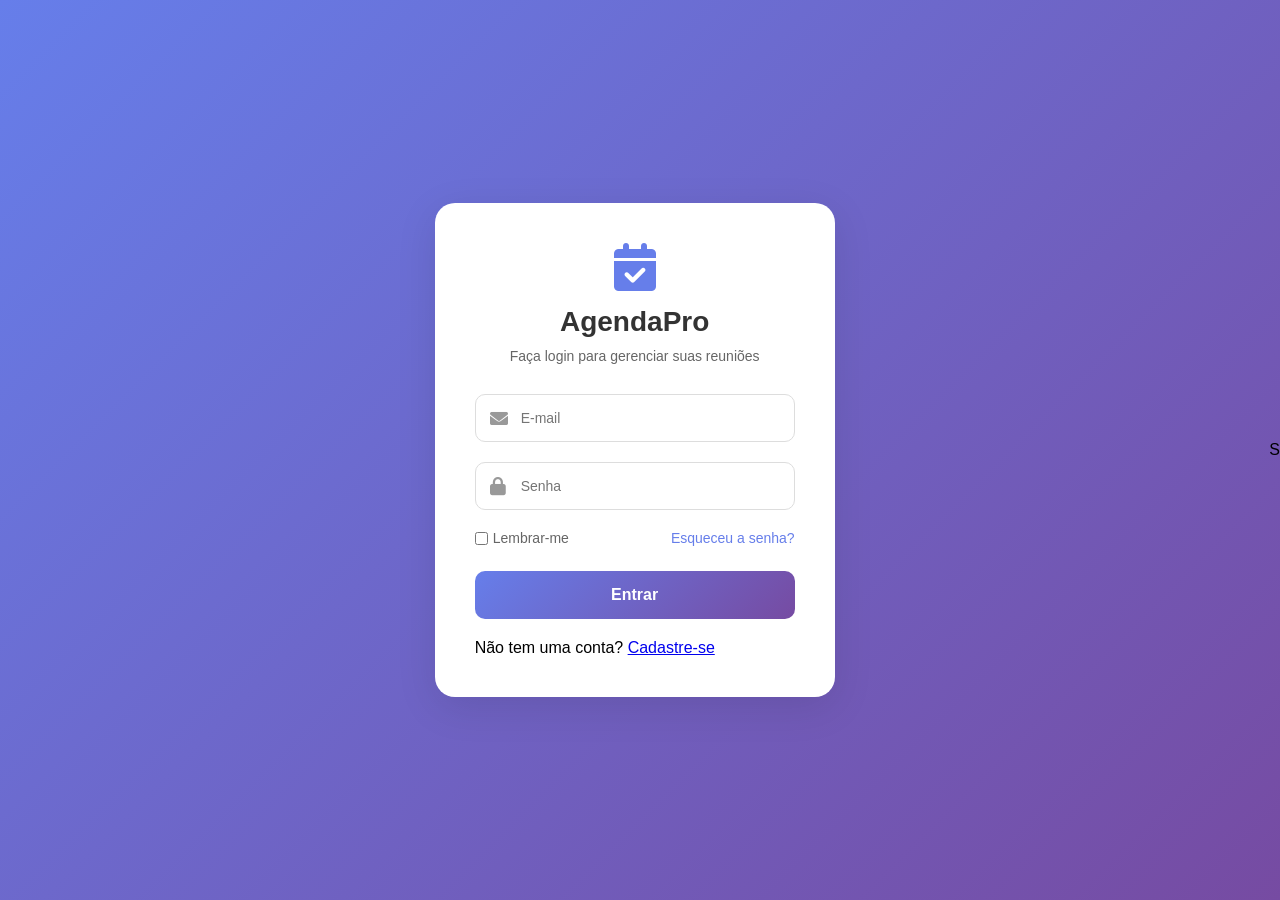
<file: index.html>
<!DOCTYPE html>
<html lang="pt-BR">
<head>
    <meta charset="UTF-8">
    <meta name="viewport" content="width=device-width, initial-scale=1.0">
    <title>Login - AgendaPro</title>
    <link rel="stylesheet" href="./assents/css/login.css">
    <link rel="stylesheet" href="https://cdnjs.cloudflare.com/ajax/libs/font-awesome/6.0.0/css/all.min.css">
</head>
<body>
    <div class="container">
        <div class="error-popup" id="errorPopup">
            <div class="popup-content">
                <div class="popup-icon">
                    <i class="fas fa-exclamation-circle"></i>
                </div>
                <h3>Erro</h3>
                <p>Email ou senha incorretos</p>
                <div class="popup-actions">
                    <a href="#" class="btn-popup" onclick="document.getElementById('errorPopup').style.display='none'">Tentar Novamente</a>
                </div>
            </div>
        </div>

        <div class="login-card">
            <div class="login-header">
                <i class="fas fa-calendar-check"></i>
                <h1>AgendaPro</h1>
                <p>Faça login para gerenciar suas reuniões</p>
            </div>
            <form class="login-form" action="#" method="get" onsubmit="document.getElementById('errorPopup').style.display='flex'; return false;">
                <div class="input-group">
                    <i class="fas fa-envelope"></i>
                    <input type="email" placeholder="E-mail" required>
                </div>
                
                <div class="input-group">
                    <i class="fas fa-lock"></i>
                    <input type="password" placeholder="Senha" required>
                </div>
                
                <div class="remember-forgot">
                    <label class="checkbox-label">
                        <input type="checkbox"> Lembrar-me
                    </label>
                    <a href="RecuperarSenha.html" class="forgot-link">Esqueceu a senha?</a>
                </div>
                
                <button type="submit" class="btn-login">Entrar</button>
            </form>
            
            <div class="login-footer">
                <p>Não tem uma conta? <a href="Cadastro.html">Cadastre-se</a></p>
            </div>
        </div>
    </div>
</body>
</html>S
</file>
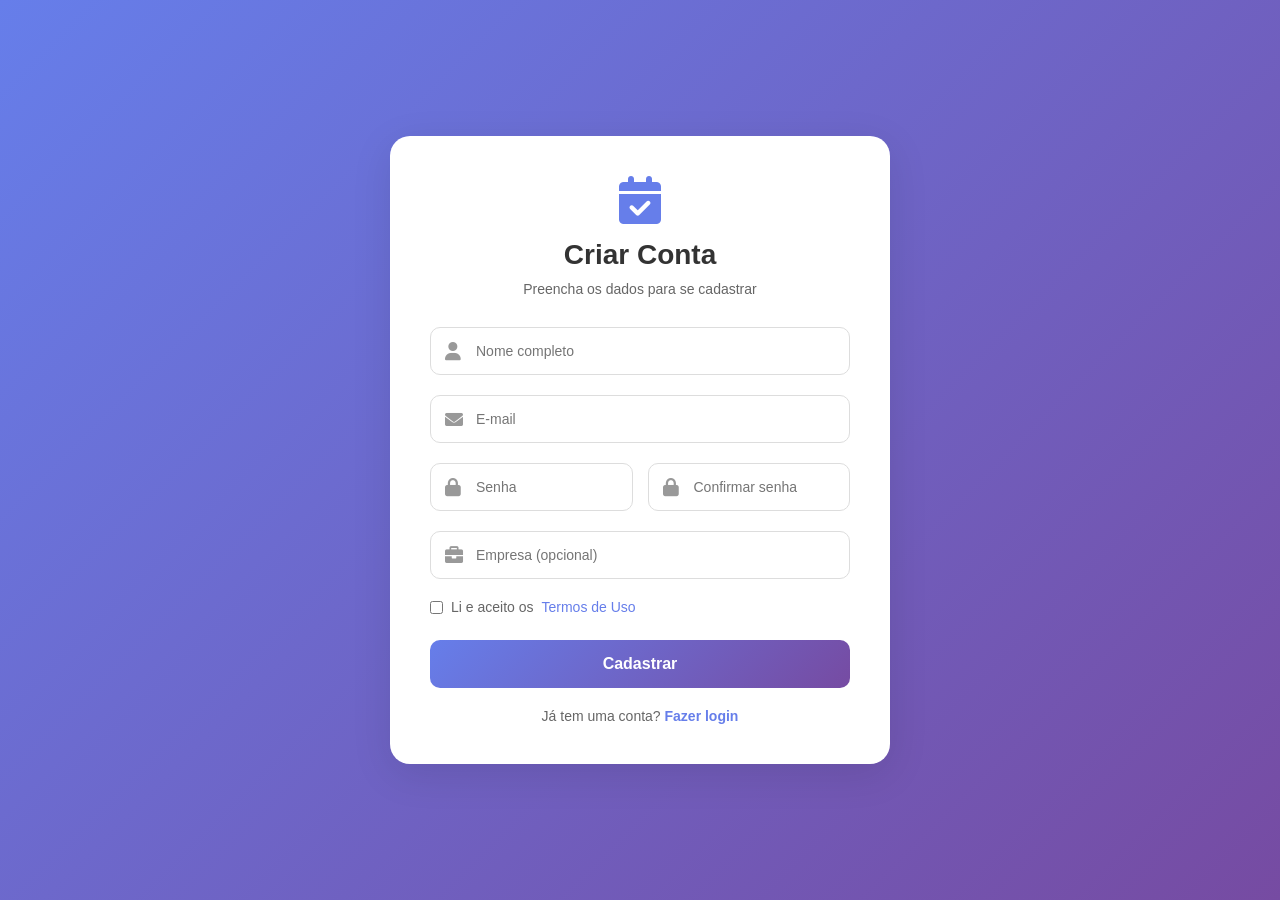
<file: Cadastro.html>
<!DOCTYPE html>
<html lang="pt-BR">
<head>
    <meta charset="UTF-8">
    <meta name="viewport" content="width=device-width, initial-scale=1.0">
    <title>Cadastro - AgendaPro</title>
    <link rel="stylesheet" href="./assents/css/Cadastro.css">
    <link rel="stylesheet" href="https://cdnjs.cloudflare.com/ajax/libs/font-awesome/6.0.0/css/all.min.css">
</head>
<body>
    <div></div>
    <div class="container">
        <div class="register-card">
            <div class="register-header">
                <i class="fas fa-calendar-check"></i>
                <h1>Criar Conta</h1>
                <p>Preencha os dados para se cadastrar</p>
            </div>
            
            <form class="register-form" action='./Dashboard.html'>
                <div class="input-group">
                    <i class="fas fa-user"></i>
                    <input type="text" placeholder="Nome completo" required>
                </div>
                
                <div class="input-group">
                    <i class="fas fa-envelope"></i>
                    <input type="email" placeholder="E-mail" required>
                </div>
                
                <div class="input-row">
                    <div class="input-group">
                        <i class="fas fa-lock"></i>
                        <input type="password" placeholder="Senha" required>
                    </div>
                    
                    <div class="input-group">
                        <i class="fas fa-lock"></i>
                        <input type="password" placeholder="Confirmar senha" required>
                    </div>
                </div>
                
                <div class="input-group">
                    <i class="fas fa-briefcase"></i>
                    <input type="text" placeholder="Empresa (opcional)">
                </div>
                
                <div class="terms">
                    <label>
                        <input type="checkbox" required> Li e aceito os <a href="#">Termos de Uso</a>
                    </label>
                </div>
                
                <button type="submit" class="btn-register">Cadastrar</button>
            </form>
            
            <div class="login-link">
                <p>Já tem uma conta? <a href="index.html">Fazer login</a></p>
            </div>
        </div>
    </div>
</body>
</html>
</file>
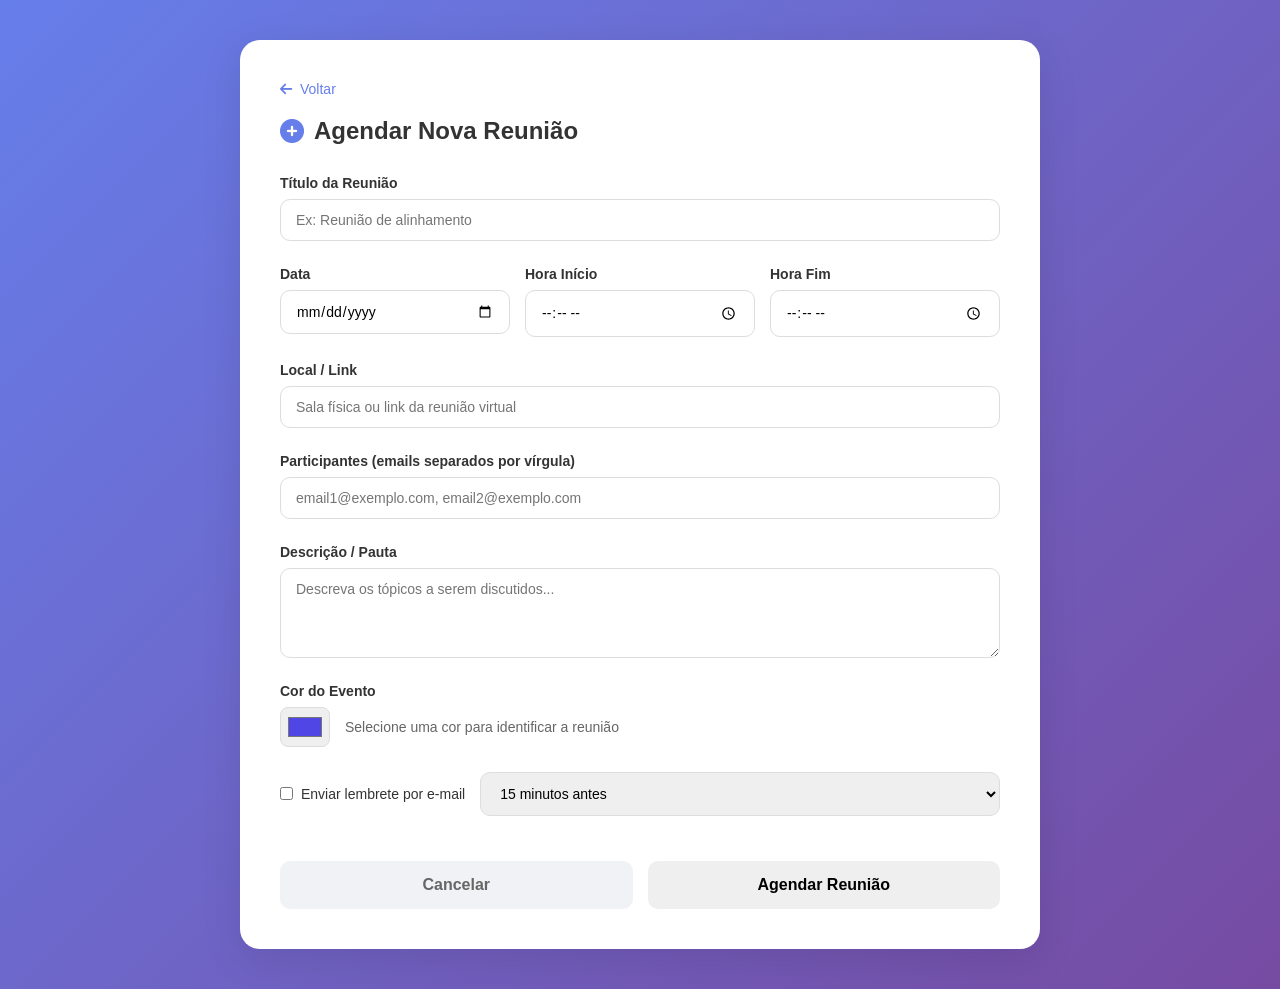
<file: NovoAtendimento.html>
<!DOCTYPE html>
<html lang="pt-BR">
<head>
    <meta charset="UTF-8">
    <meta name="viewport" content="width=device-width, initial-scale=1.0">
    <title>Nova Reunião - AgendaPro</title>
    <link rel="stylesheet" href="./assents/css/Novoatendimento.css">
    <link rel="stylesheet" href="https://cdnjs.cloudflare.com/ajax/libs/font-awesome/6.0.0/css/all.min.css">
</head>
<body>
    <div class="container">
        <div class="popup-overlay" id="popup-sucesso">
        <div class="popup-content">
            <i class="fas fa-check-circle"></i>
            <h2>Agendamento Realizado!</h2>
            <p>Sua reunião foi agendada com sucesso.</p>
            <a href="Dashboard.html" class="btn-popup">OK</a>
        </div>
    </div>
        <div class="meeting-card">
            <div class="card-header">
                <a href="Dashboard.html" class="back-btn">
                    <i class="fas fa-arrow-left"></i> Voltar
                </a>
                <h1><i class="fas fa-plus-circle"></i> Agendar Nova Reunião</h1>
            </div>
            
            <form class="meeting-form"   action="#popup-sucesso">
                <div class="form-group">
                    <label for="titulo">Título da Reunião</label>
                    <input type="text" id="titulo" placeholder="Ex: Reunião de alinhamento" required>
                </div>
                
                <div class="form-row">
                    <div class="form-group">
                        <label for="data">Data</label>
                        <input type="date" id="data" required>
                    </div>
                    
                    <div class="form-group">
                        <label for="hora-inicio">Hora Início</label>
                        <input type="time" id="hora-inicio" required>
                    </div>
                    
                    <div class="form-group">
                        <label for="hora-fim">Hora Fim</label>
                        <input type="time" id="hora-fim" required>
                    </div>
                </div>
                
                <div class="form-group">
                    <label for="local">Local / Link</label>
                    <input type="text" id="local" placeholder="Sala física ou link da reunião virtual">
                </div>
                
                <div class="form-group">
                    <label for="participantes">Participantes (emails separados por vírgula)</label>
                    <input type="text" id="participantes" placeholder="email1@exemplo.com, email2@exemplo.com">
                </div>
                
                <div class="form-group">
                    <label for="descricao">Descrição / Pauta</label>
                    <textarea id="descricao" rows="4" placeholder="Descreva os tópicos a serem discutidos..."></textarea>
                </div>
                
                <div class="form-group">
                    <label for="cor">Cor do Evento</label>
                    <div class="color-options">
                        <input type="color" id="cor" value="#4f46e5">
                        <span>Selecione uma cor para identificar a reunião</span>
                    </div>
                </div>
                
                <div class="form-group reminder-group">
                    <label>
                        <input type="checkbox"> Enviar lembrete por e-mail
                    </label>
                    <select>
                        <option>15 minutos antes</option>
                        <option>30 minutos antes</option>
                        <option>1 hora antes</option>
                        <option>1 dia antes</option>
                    </select>
                </div>
                
                <div class="form-actions">
                    <button type="button" class="btn-cancel" onclick="window.location.href='Dashboard.html'">Cancelar</button>
                    <button type="submit" class="btn-save">Agendar Reunião</button>
                </div>
                
            </form>
        </div>
    </div>
</body>
</html>
</file>
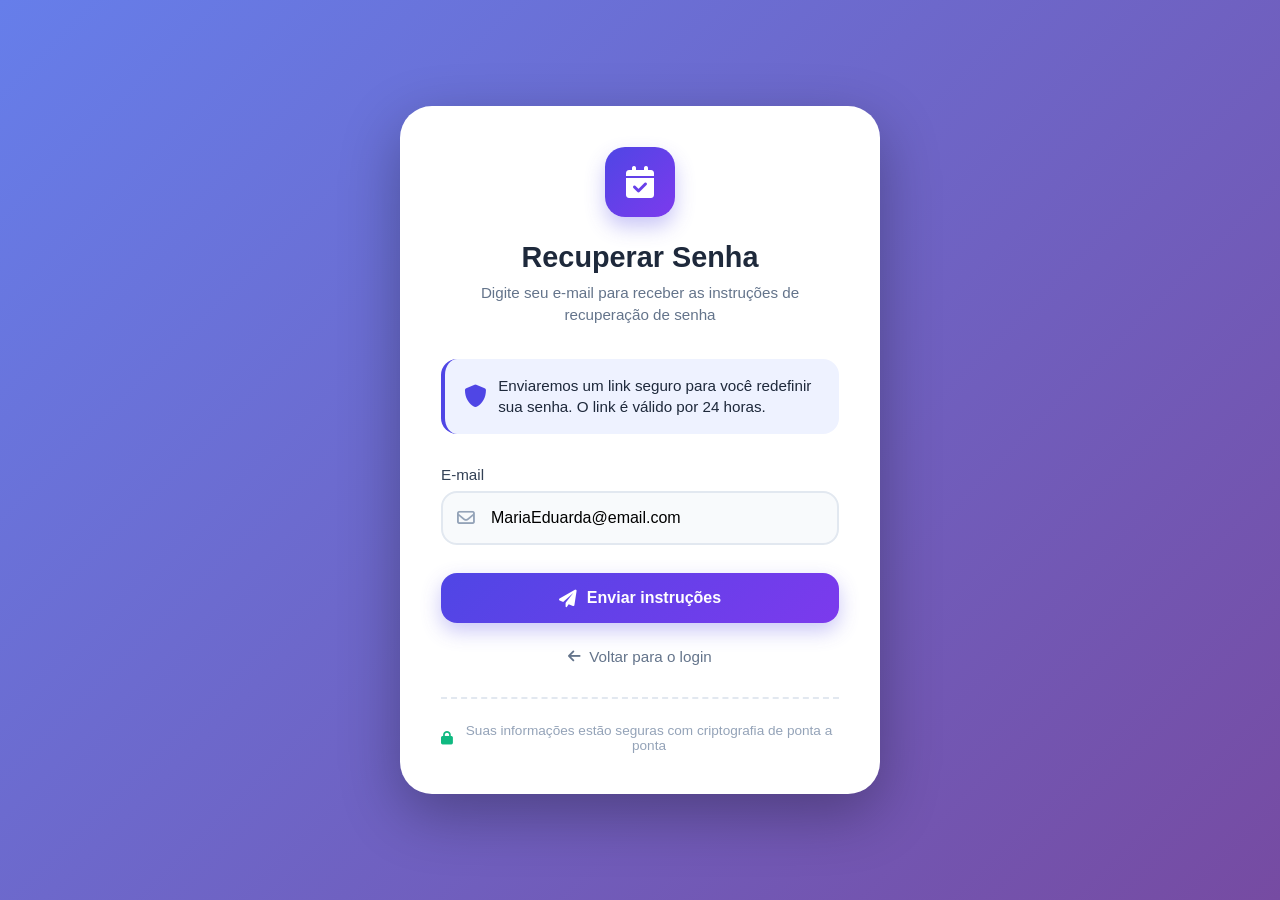
<file: RecuperarSenha.html>
<!DOCTYPE html>
<html lang="pt-BR">
<head>
    <meta charset="UTF-8">
    <meta name="viewport" content="width=device-width, initial-scale=1.0">
    <title>Recuperar Senha - AgendaPro</title>
    <link rel="stylesheet" href="https://cdnjs.cloudflare.com/ajax/libs/font-awesome/6.0.0/css/all.min.css">
    <link rel="stylesheet" href="./assents/css/recuperarSenha.css">

</head>
<body>
    <div class="forgot-password-container">
        <div class="forgot-card">
            <div class="logo-section">
                <div class="logo-icon">
                    <i class="fas fa-calendar-check"></i>
                </div>
                <h1>Recuperar Senha</h1>
                <p>Digite seu e-mail para receber as instruções de recuperação de senha</p>
            </div>

            <div class="info-box">
                <i class="fas fa-shield-alt"></i>
                <p>Enviaremos um link seguro para você redefinir sua senha. O link é válido por 24 horas.</p>
            </div>

            <form id="recoverForm" onsubmit="handleSubmit(event)">
                <div class="form-group">
                    <label for="email">E-mail</label>
                    <div class="input-wrapper" id="emailWrapper">
                        <i class="far fa-envelope"></i>
                        <input 
                            type="email" 
                            id="email" 
                            name="email" 
                            placeholder="seu@email.com"
                            value="MariaEduarda@email.com"
                            required
                        >
                    </div>
                    <div class="error-message" id="emailError" style="display: none;">
                        <i class="fas fa-exclamation-circle"></i>
                        <span>Por favor, insira um e-mail válido</span>
                    </div>
                </div>

                <button type="submit" class="btn-recover" id="submitBtn">
                    <i class="fas fa-paper-plane"></i>
                    <span>Enviar instruções</span>
                </button>

                <div class="back-to-login">
                    <a href="index.html">
                        <i class="fas fa-arrow-left"></i>
                        Voltar para o login
                    </a>
                </div>

                <div class="security-note">
                    <p>
                        <i class="fas fa-lock"></i>
                        Suas informações estão seguras com criptografia de ponta a ponta
                    </p>
                </div>
            </form>
        </div>
    </div>

    <div class="confirmation-modal" id="confirmationModal">
        <div class="modal-content">
            <i class="fas fa-check-circle"></i>
            <h3>E-mail enviado!</h3>
            <p>Enviamos as instruções de recuperação para:</p>
            <div class="email-highlight" id="sentEmail">MariaEduarda@email.com</div>
            <p style="font-size: 0.9rem;">Verifique sua caixa de entrada e pasta de spam</p>
            <button class="btn-close-modal" onclick="closeModal()">
                <i class="fas fa-check"></i> Entendi
            </button>
        </div>
    </div>

</body>
</html>
</file>
<file: assents/css/login.css>
* {
    margin: 0;
    padding: 0;
    box-sizing: border-box;
    font-family: 'Segoe UI', Tahoma, Geneva, Verdana, sans-serif;
}

body {
    background: linear-gradient(135deg, #667eea 0%, #764ba2 100%);
    min-height: 100vh;
    display: flex;
    align-items: center;
    justify-content: center;
}

.container {
    width: 100%;
    padding: 20px;
}

.login-card {
    max-width: 400px;
    margin: 0 auto;
    background: white;
    border-radius: 20px;
    padding: 40px;
    box-shadow: 0 10px 40px rgba(0, 0, 0, 0.1);
    animation: slideUp 0.5s ease;
}

@keyframes slideUp {
    from {
        opacity: 0;
        transform: translateY(20px);
    }

    to {
        opacity: 1;
        transform: translateY(0);
    }
}

.login-header {
    text-align: center;
    margin-bottom: 30px;
}

.login-header i {
    font-size: 48px;
    color: #667eea;
    margin-bottom: 15px;
}

.login-header h1 {
    color: #333;
    margin-bottom: 10px;
    font-size: 28px;
}

.login-header p {
    color: #666;
    font-size: 14px;
}

.login-form {
    margin-bottom: 20px;
}

.input-group {
    position: relative;
    margin-bottom: 20px;
}

.input-group i {
    position: absolute;
    left: 15px;
    top: 50%;
    transform: translateY(-50%);
    color: #999;
    font-size: 18px;
}

.input-group input {
    width: 100%;
    padding: 15px 15px 15px 45px;
    border: 1px solid #ddd;
    border-radius: 10px;
    font-size: 14px;
    transition: all 0.3s;
}

.input-group input:focus {
    outline: none;
    border-color: #667eea;
    box-shadow: 0 0 0 3px rgba(102, 126, 234, 0.1);
}

.remember-forgot {
    display: flex;
    justify-content: space-between;
    align-items: center;
    margin-bottom: 25px;
    font-size: 14px;
}

.remember-forgot label {
    display: flex;
    align-items: center;
    gap: 5px;
    color: #666;
    cursor: pointer;
}

.remember-forgot a {
    color: #667eea;
    text-decoration: none;
}

.remember-forgot a:hover {
    text-decoration: underline;
}

.btn-login {
    width: 100%;
    padding: 15px;
    background: linear-gradient(135deg, #667eea 0%, #764ba2 100%);
    border: none;
    border-radius: 10px;
    color: white;
    font-size: 16px;
    font-weight: 600;
    cursor: pointer;
    transition: transform 0.3s, box-shadow 0.3s;
}

.btn-login:hover {
    transform: translateY(-2px);
    box-shadow: 0 5px 20px rgba(102, 126, 234, 0.4);
}

.register-link {
    text-align: center;
    font-size: 14px;
    color: #666;
}

.register-link a {
    color: #667eea;
    text-decoration: none;
    font-weight: 600;
}

.register-link a:hover {
    text-decoration: underline;
}

.error-popup {
    display: none;
    position: fixed;
    top: 0;
    left: 0;
    width: 100%;
    height: 100%;
    background: rgba(0, 0, 0, 0.5);
    backdrop-filter: blur(5px);
    z-index: 1000;
    justify-content: center;
    align-items: center;
    animation: fadeIn 0.3s ease;
}

@keyframes fadeIn {
    from {
        opacity: 0;
    }

    to {
        opacity: 1;
    }
}

.popup-content {
    background: white;
    padding: 2rem;
    border-radius: 20px;
    max-width: 400px;
    width: 90%;
    text-align: center;
    box-shadow: 0 20px 40px rgba(0, 0, 0, 0.2);
    animation: slideUp 0.3s ease;
}

@keyframes slideUp {
    from {
        transform: translateY(20px);
        opacity: 0;
    }

    to {
        transform: translateY(0);
        opacity: 1;
    }
}

.popup-icon {
    width: 80px;
    height: 80px;
    background: #fee2e2;
    border-radius: 50%;
    display: flex;
    align-items: center;
    justify-content: center;
    margin: 0 auto 1.5rem;
}

.popup-icon i {
    font-size: 40px;
    color: #dc2626;
}

.popup-content h3 {
    color: #1f2937;
    font-size: 1.5rem;
    margin-bottom: 0.5rem;
}

.popup-content p {
    color: #6b7280;
    margin-bottom: 1.5rem;
    line-height: 1.5;
}

.popup-actions {
    display: flex;
    justify-content: center;
}

.btn-popup {
    background: linear-gradient(135deg, #4f46e5, #818cf8);
    color: white;
    padding: 0.75rem 2rem;
    border-radius: 10px;
    text-decoration: none;
    font-weight: 600;
    transition: all 0.3s;
    display: inline-block;
}

.btn-popup:hover {
    transform: translateY(-2px);
    box-shadow: 0 5px 15px rgba(79, 70, 229, 0.4);
}
</file>
<file: assents/css/Cadastro.css>
* {
    margin: 0;
    padding: 0;
    box-sizing: border-box;
    font-family: 'Segoe UI', Tahoma, Geneva, Verdana, sans-serif;
}

body {
    background: linear-gradient(135deg, #667eea 0%, #764ba2 100%);
    min-height: 100vh;
    display: flex;
    align-items: center;
    justify-content: center;
}

.container {
    width: 100%;
    padding: 20px;
}

.register-card {
    max-width: 500px;
    margin: 0 auto;
    background: white;
    border-radius: 20px;
    padding: 40px;
    box-shadow: 0 10px 40px rgba(0, 0, 0, 0.1);
    animation: slideUp 0.5s ease;
}

@keyframes slideUp {
    from {
        opacity: 0;
        transform: translateY(20px);
    }
    to {
        opacity: 1;
        transform: translateY(0);
    }
}

.register-header {
    text-align: center;
    margin-bottom: 30px;
}

.register-header i {
    font-size: 48px;
    color: #667eea;
    margin-bottom: 15px;
}

.register-header h1 {
    color: #333;
    margin-bottom: 10px;
    font-size: 28px;
}

.register-header p {
    color: #666;
    font-size: 14px;
}

.register-form {
    margin-bottom: 20px;
}

.input-group {
    position: relative;
    margin-bottom: 20px;
}

.input-group i {
    position: absolute;
    left: 15px;
    top: 50%;
    transform: translateY(-50%);
    color: #999;
    font-size: 18px;
}

.input-group input {
    width: 100%;
    padding: 15px 15px 15px 45px;
    border: 1px solid #ddd;
    border-radius: 10px;
    font-size: 14px;
    transition: all 0.3s;
}

.input-group input:focus {
    outline: none;
    border-color: #667eea;
    box-shadow: 0 0 0 3px rgba(102, 126, 234, 0.1);
}

.input-row {
    display: grid;
    grid-template-columns: 1fr 1fr;
    gap: 15px;
}

.terms {
    margin-bottom: 25px;
    font-size: 14px;
    color: #666;
}

.terms label {
    display: flex;
    align-items: center;
    gap: 8px;
    cursor: pointer;
}

.terms a {
    color: #667eea;
    text-decoration: none;
}

.terms a:hover {
    text-decoration: underline;
}

.btn-register {
    width: 100%;
    padding: 15px;
    background: linear-gradient(135deg, #667eea 0%, #764ba2 100%);
    border: none;
    border-radius: 10px;
    color: white;
    font-size: 16px;
    font-weight: 600;
    cursor: pointer;
    transition: transform 0.3s, box-shadow 0.3s;
}

.btn-register:hover {
    transform: translateY(-2px);
    box-shadow: 0 5px 20px rgba(102, 126, 234, 0.4);
}

.login-link {
    text-align: center;
    font-size: 14px;
    color: #666;
}

.login-link a {
    color: #667eea;
    text-decoration: none;
    font-weight: 600;
}

.login-link a:hover {
    text-decoration: underline;
}

@media (max-width: 500px) {
    .input-row {
        grid-template-columns: 1fr;
    }
    
    .register-card {
        padding: 30px 20px;
    }
}
</file>
<file: assents/css/Novoatendimento.css>
* {
    margin: 0;
    padding: 0;
    box-sizing: border-box;
    font-family: 'Segoe UI', Tahoma, Geneva, Verdana, sans-serif;
}

body {
    background: linear-gradient(135deg, #667eea 0%, #764ba2 100%);
    min-height: 100vh;
    padding: 40px 20px;
}

.container {
    max-width: 800px;
    margin: 0 auto;
}

.meeting-card {
    background: white;
    border-radius: 20px;
    padding: 40px;
    box-shadow: 0 10px 40px rgba(0, 0, 0, 0.1);
    animation: slideUp 0.5s ease;
}

@keyframes slideUp {
    from {
        opacity: 0;
        transform: translateY(20px);
    }
    to {
        opacity: 1;
        transform: translateY(0);
    }
}

.card-header {
    margin-bottom: 30px;
}

.back-btn {
    display: inline-flex;
    align-items: center;
    gap: 8px;
    color: #667eea;
    text-decoration: none;
    font-size: 14px;
    margin-bottom: 20px;
    transition: color 0.3s;
}

.back-btn:hover {
    color: #764ba2;
}

.card-header h1 {
    color: #333;
    font-size: 24px;
    display: flex;
    align-items: center;
    gap: 10px;
}

.card-header h1 i {
    color: #667eea;
}

.meeting-form {
    display: flex;
    flex-direction: column;
    gap: 25px;
}

.form-group {
    display: flex;
    flex-direction: column;
    gap: 8px;
}

.form-group label {
    font-weight: 600;
    color: #333;
    font-size: 14px;
}

.form-group input,
.form-group select,
.form-group textarea {
    padding: 12px 15px;
    border: 1px solid #ddd;
    border-radius: 10px;
    font-size: 14px;
    transition: all 0.3s;
}

.form-group input:focus,
.form-group select:focus,
.form-group textarea:focus {
    outline: none;
    border-color: #667eea;
    box-shadow: 0 0 0 3px rgba(102, 126, 234, 0.1);
}

.form-row {
    display: grid;
    grid-template-columns: 1fr 1fr 1fr;
    gap: 15px;
}

.color-options {
    display: flex;
    align-items: center;
    gap: 15px;
}

.color-options input[type="color"] {
    width: 50px;
    height: 40px;
    padding: 5px;
    border-radius: 8px;
    cursor: pointer;
}

.color-options span {
    color: #666;
    font-size: 14px;
}

.reminder-group {
    display: flex;
    flex-direction: row;
    align-items: center;
    gap: 15px;
    flex-wrap: wrap;
}

.reminder-group label {
    display: flex;
    align-items: center;
    gap: 8px;
    cursor: pointer;
    font-weight: normal;
}

.reminder-group select {
    flex: 1;
    min-width: 200px;
}

.form-actions {
    display: flex;
    gap: 15px;
    margin-top: 20px;
}

.btn-cancel,
.btn-save {
    flex: 1;
    padding: 15px;
    border: none;
    border-radius: 10px;
    font-size: 16px;
    font-weight: 600;
    cursor: pointer;
    transition: all 0.3s;
}

.btn-cancel {
    background: #f0f2f5;
    color: #666;
}

.btn-cancel:hover {
    background: #e0e2e5;
}

.btn-save {
    background: linear-gradient(135deg, #667eea );
}
.popup-overlay {
    display: none;
    position: fixed;
    top: 0;
    left: 0;
    width: 100%;
    height: 100%;
    background: rgba(0, 0, 0, 0.5);
    z-index: 1000;
}

.popup-overlay:target {
    display: flex;
    align-items: center;
    justify-content: center;
}

.popup-content {
    background: white;
    padding: 40px;
    border-radius: 20px;
    text-align: center;
    max-width: 400px;
    animation: popupSlide 0.3s ease;
}

@keyframes popupSlide {
    from {
        opacity: 0;
        transform: scale(0.9);
    }
    to {
        opacity: 1;
        transform: scale(1);
    }
}

.popup-content i {
    font-size: 60px;
    color: #4CAF50;
    margin-bottom: 20px;
}

.popup-content h2 {
    color: #333;
    margin-bottom: 10px;
    font-size: 24px;
}

.popup-content p {
    color: #666;
    margin-bottom: 25px;
    font-size: 16px;
}

.popup-content .btn-popup {
    background: linear-gradient(135deg, #667eea, #764ba2);
    color: white;
    padding: 12px 30px;
    border: none;
    border-radius: 10px;
    font-size: 16px;
    font-weight: 600;
    cursor: pointer;
    text-decoration: none;
    display: inline-block;
    transition: all 0.3s;
}

.popup-content .btn-popup:hover {
    transform: translateY(-2px);
    box-shadow: 0 5px 15px rgba(102, 126, 234, 0.4);
}
</file>
<file: assents/css/recuperarSenha.css>
* {
            margin: 0;
            padding: 0;
            box-sizing: border-box;
            font-family: 'Inter', -apple-system, BlinkMacSystemFont, 'Segoe UI', Roboto, sans-serif;
        }

        body {
            background: linear-gradient(135deg, #667eea 0%, #764ba2 100%);
            min-height: 100vh;
            display: flex;
            align-items: center;
            justify-content: center;
            padding: 20px;
        }

        .forgot-password-container {
            width: 100%;
            max-width: 480px;
            animation: fadeIn 0.5s ease;
        }

        @keyframes fadeIn {
            from { opacity: 0; transform: translateY(-20px); }
            to { opacity: 1; transform: translateY(0); }
        }

        .forgot-card {
            background: white;
            border-radius: 32px;
            padding: 2.5rem;
            box-shadow: 0 20px 60px rgba(0, 0, 0, 0.3);
            backdrop-filter: blur(10px);
            border: 1px solid rgba(255, 255, 255, 0.1);
        }

        .logo-section {
            text-align: center;
            margin-bottom: 2rem;
        }

        .logo-icon {
            width: 70px;
            height: 70px;
            background: linear-gradient(135deg, #4f46e5 0%, #7c3aed 100%);
            border-radius: 20px;
            display: flex;
            align-items: center;
            justify-content: center;
            margin: 0 auto 1.5rem;
            box-shadow: 0 10px 20px rgba(79, 70, 229, 0.3);
        }

        .logo-icon i {
            font-size: 32px;
            color: white;
        }

        .logo-section h1 {
            font-size: 1.8rem;
            color: #1e293b;
            margin-bottom: 0.5rem;
            font-weight: 700;
        }

        .logo-section p {
            color: #64748b;
            font-size: 0.95rem;
            line-height: 1.5;
        }

        .info-box {
            background: #eef2ff;
            border-radius: 16px;
            padding: 1rem 1.2rem;
            margin-bottom: 2rem;
            display: flex;
            align-items: center;
            gap: 12px;
            border-left: 4px solid #4f46e5;
        }

        .info-box i {
            font-size: 1.4rem;
            color: #4f46e5;
        }

        .info-box p {
            color: #1e293b;
            font-size: 0.95rem;
            line-height: 1.4;
        }

        .form-group {
            margin-bottom: 1.8rem;
        }

        .form-group label {
            display: block;
            margin-bottom: 0.5rem;
            color: #334155;
            font-weight: 500;
            font-size: 0.95rem;
        }

        .input-wrapper {
            position: relative;
            display: flex;
            align-items: center;
        }

        .input-wrapper i {
            position: absolute;
            left: 16px;
            color: #94a3b8;
            font-size: 1.1rem;
            transition: color 0.2s;
        }

        .input-wrapper input {
            width: 100%;
            padding: 1rem 1rem 1rem 48px;
            border: 2px solid #e2e8f0;
            border-radius: 16px;
            font-size: 1rem;
            transition: all 0.3s;
            background: #f8fafc;
        }

        .input-wrapper input:focus {
            outline: none;
            border-color: #4f46e5;
            background: white;
            box-shadow: 0 0 0 4px rgba(79, 70, 229, 0.1);
        }

        .input-wrapper input:focus + i {
            color: #4f46e5;
        }

        .btn-recover {
            width: 100%;
            padding: 1rem;
            background: linear-gradient(135deg, #4f46e5 0%, #7c3aed 100%);
            color: white;
            border: none;
            border-radius: 16px;
            font-size: 1rem;
            font-weight: 600;
            cursor: pointer;
            display: flex;
            align-items: center;
            justify-content: center;
            gap: 10px;
            transition: all 0.3s;
            box-shadow: 0 8px 20px rgba(79, 70, 229, 0.3);
            margin-bottom: 1.5rem;
        }

        .btn-recover:hover {
            transform: translateY(-2px);
            box-shadow: 0 12px 25px rgba(79, 70, 229, 0.4);
            background: linear-gradient(135deg, #4338ca 0%, #6d28d9 100%);
        }

        .btn-recover i {
            font-size: 1.1rem;
        }

        .back-to-login {
            text-align: center;
            margin-top: 1.5rem;
        }

        .back-to-login a {
            color: #64748b;
            text-decoration: none;
            font-size: 0.95rem;
            display: inline-flex;
            align-items: center;
            gap: 8px;
            transition: color 0.2s;
            font-weight: 500;
        }

        .back-to-login a:hover {
            color: #4f46e5;
        }

        .back-to-login a i {
            font-size: 0.9rem;
        }

        .security-note {
            margin-top: 2rem;
            padding-top: 1.5rem;
            border-top: 2px dashed #e2e8f0;
            text-align: center;
        }

        .security-note p {
            color: #94a3b8;
            font-size: 0.85rem;
            display: flex;
            align-items: center;
            justify-content: center;
            gap: 6px;
        }

        .security-note i {
            color: #10b981;
        }

        .confirmation-modal {
            display: none;
            position: fixed;
            top: 0;
            left: 0;
            width: 100%;
            height: 100%;
            background: rgba(0, 0, 0, 0.5);
            align-items: center;
            justify-content: center;
            z-index: 1000;
            backdrop-filter: blur(5px);
        }

        .modal-content {
            background: white;
            border-radius: 24px;
            padding: 2rem;
            max-width: 400px;
            text-align: center;
            animation: slideUp 0.3s ease;
        }

        @keyframes slideUp {
            from { transform: translateY(30px); opacity: 0; }
            to { transform: translateY(0); opacity: 1; }
        }

        .modal-content i {
            font-size: 4rem;
            color: #10b981;
            margin-bottom: 1rem;
        }

        .modal-content h3 {
            color: #1e293b;
            margin-bottom: 0.5rem;
            font-size: 1.5rem;
        }

        .modal-content p {
            color: #64748b;
            margin-bottom: 1.5rem;
            line-height: 1.5;
        }

        .modal-content .email-highlight {
            background: #eef2ff;
            padding: 0.3rem 1rem;
            border-radius: 30px;
            color: #4f46e5;
            font-weight: 600;
            margin: 0.5rem 0 1rem;
            display: inline-block;
        }

        .btn-close-modal {
            background: #4f46e5;
            color: white;
            border: none;
            padding: 0.8rem 2rem;
            border-radius: 40px;
            font-weight: 500;
            cursor: pointer;
            transition: background 0.2s;
            box-shadow: 0 4px 12px rgba(79, 70, 229, 0.3);
        }

        .btn-close-modal:hover {
            background: #4338ca;
        }

        @media (max-width: 480px) {
            .forgot-card {
                padding: 1.8rem;
            }

            .logo-section h1 {
                font-size: 1.5rem;
            }

            .info-box {
                padding: 0.8rem;
            }
        }

        .btn-recover.loading {
            opacity: 0.7;
            cursor: not-allowed;
        }

        .btn-recover.loading i {
            animation: spin 1s linear infinite;
        }

        @keyframes spin {
            from { transform: rotate(0deg); }
            to { transform: rotate(360deg); }
        }

        .input-wrapper.error input {
            border-color: #ef4444;
            background: #fef2f2;
        }

        .input-wrapper.error i {
            color: #ef4444;
        }

        .error-message {
            color: #ef4444;
            font-size: 0.85rem;
            margin-top: 0.5rem;
            display: flex;
            align-items: center;
            gap: 5px;
        }

        .error-message i {
            font-size: 0.9rem;
        }
</file>
